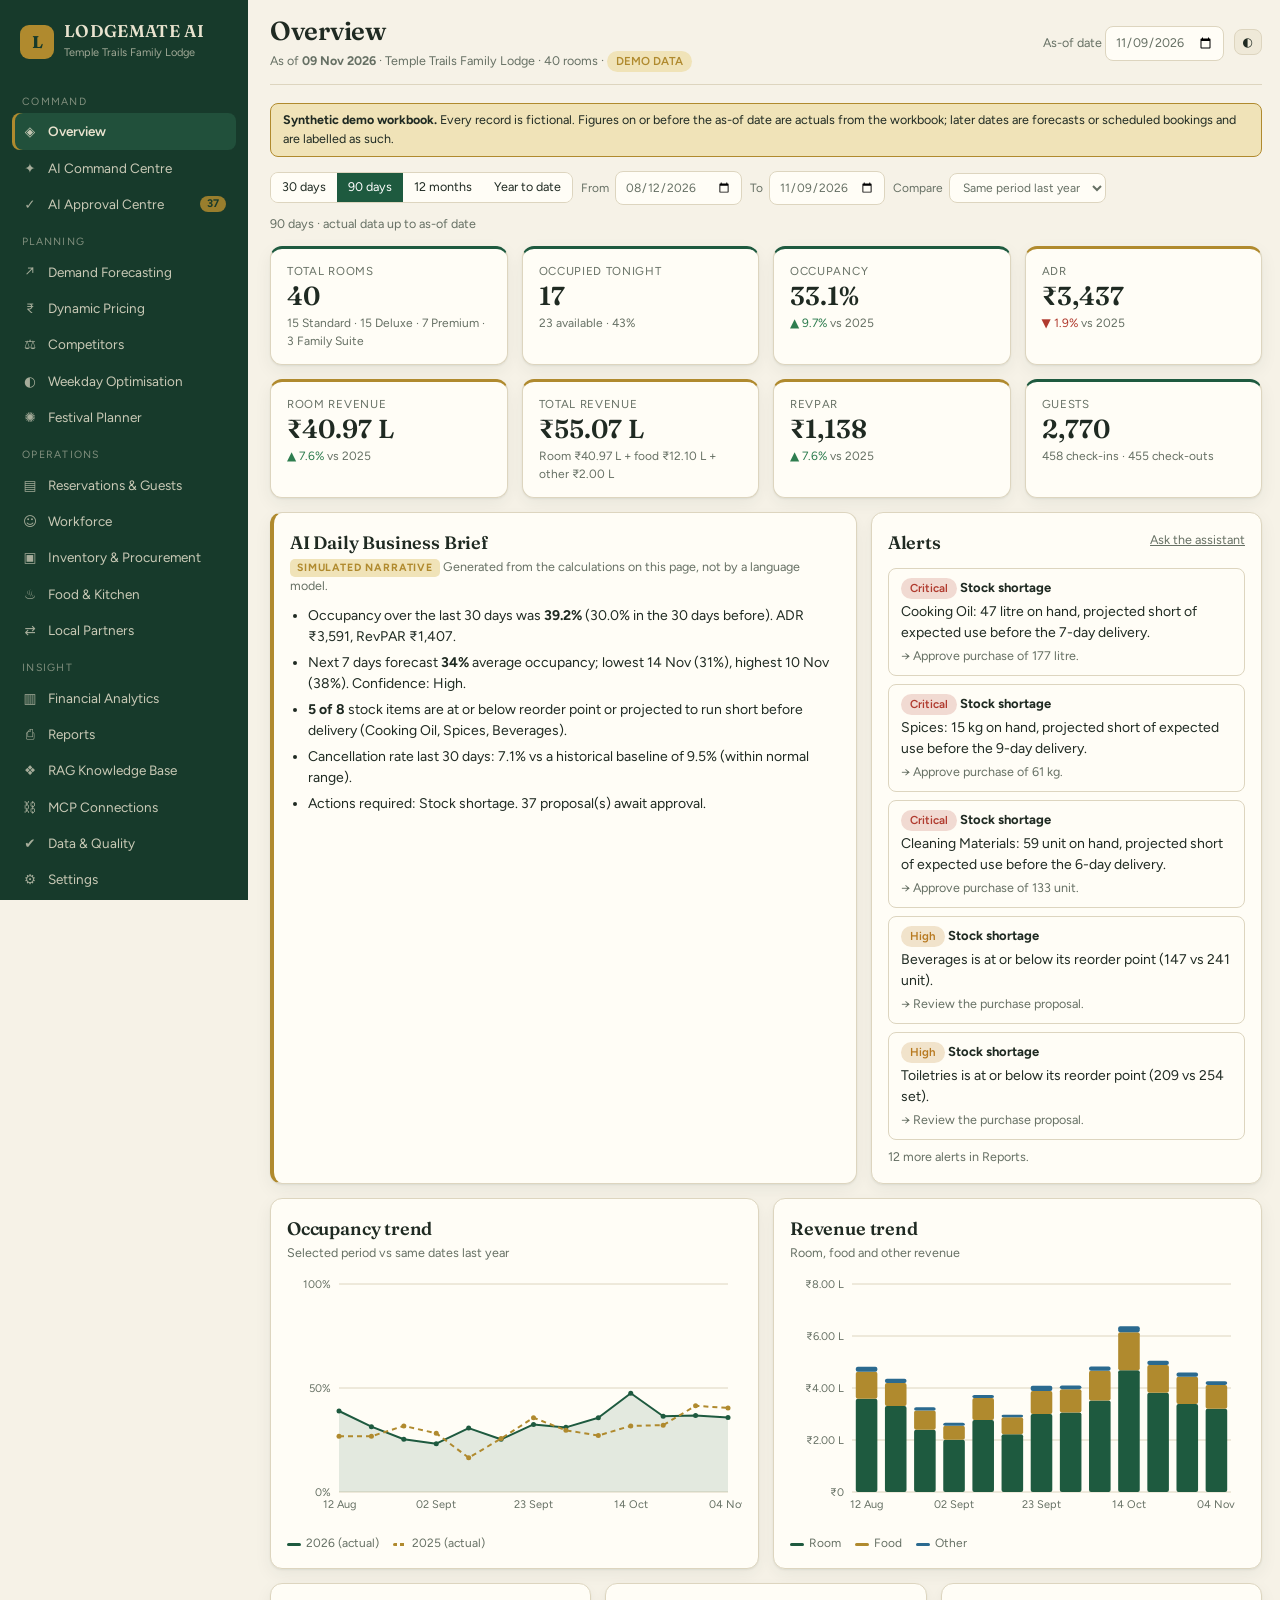
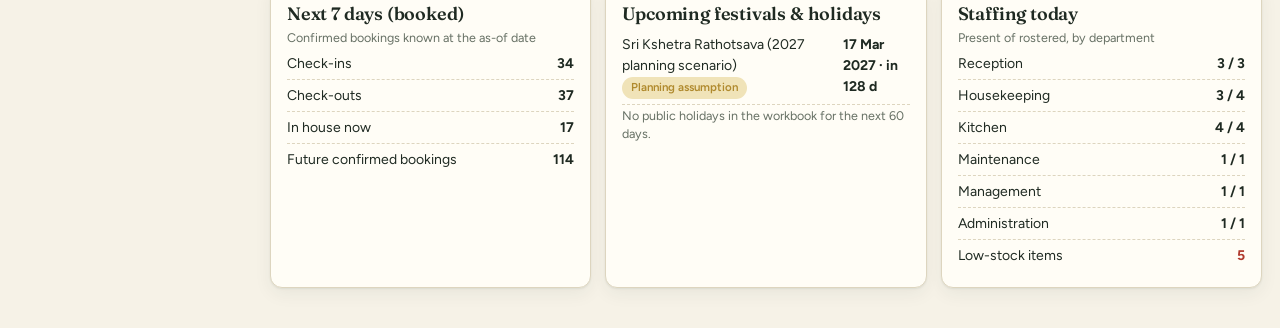
<file: index.html>
<!doctype html>
<html lang="en">
<head>
<meta charset="utf-8">
<meta name="viewport" content="width=device-width,initial-scale=1,viewport-fit=cover">
<title>LODGEMATE AI</title>
<link rel="icon" type="image/svg+xml" href="assets/favicon.svg">
<link rel="preconnect" href="https://fonts.googleapis.com">
<link rel="preconnect" href="https://fonts.gstatic.com" crossorigin>
<link rel="stylesheet" href="https://fonts.googleapis.com/css2?family=Figtree:wght@400;500;600;700&family=Fraunces:opsz,wght@9..144,500;9..144,600&display=swap">
<link rel="stylesheet" href="css/style.css">
</head>
<body>
<div id="root"></div>
<script src="js/data.js"></script>
<script src="js/engine.js"></script>
<script src="js/charts.js"></script>
<script src="js/ui_core.js"></script>
<script src="js/views1.js"></script>
<script src="js/views2.js"></script>
<script src="js/views3.js"></script>
<script src="js/views4.js"></script>
<script src="js/main.js"></script>
</body>
</html>
</file>
<file: css/style.css>
/* Layout: fixed forest-green rail + ivory workspace of KPI tiles, charts and tables. */
:root{--bg:#f6f2e7;--panel:#fffdf6;--panel2:#efe9d8;--fg:#1f2a22;--mute:#667064;--line:#ddd5bf;--rail:#173a2b;--rail2:#21503b;--railfg:#e9e3cf;--brand:#1e5a3f;--gold:#b08a2e;--goldbg:#f0e3b8;--good:#2e7d4f;--warn:#b7791f;--bad:#b03a2e;--info:#2b6a8f;--c1:#1e5a3f;--c2:#b08a2e;--c3:#2b6a8f;--c4:#a4553a;--c5:#7a6aa6;--c6:#6b8f7a;--shadow:0 1px 2px rgba(23,58,43,.08),0 6px 18px rgba(23,58,43,.06);
--ff-d:'Fraunces',Georgia,'Times New Roman',serif;--ff-b:'Figtree',system-ui,-apple-system,'Segoe UI',sans-serif}
@media (prefers-color-scheme:dark){:root:not([data-theme="light"]){--bg:#0f1a14;--panel:#16241c;--panel2:#1d2e24;--fg:#ece6d2;--mute:#9aa596;--line:#2c4034;--rail:#0a120d;--rail2:#16291f;--railfg:#d8d2bc;--brand:#6fbf94;--gold:#d4b25a;--goldbg:#3a3319;--good:#6fcf97;--warn:#e0b04c;--bad:#ef7f72;--info:#6fb3da;--c1:#6fbf94;--c2:#d4b25a;--c3:#6fb3da;--c4:#e08f6f;--c5:#a99bd6;--c6:#8fc2a8;--shadow:none;color-scheme:dark}}
:root[data-theme="dark"]{--bg:#0f1a14;--panel:#16241c;--panel2:#1d2e24;--fg:#ece6d2;--mute:#9aa596;--line:#2c4034;--rail:#0a120d;--rail2:#16291f;--railfg:#d8d2bc;--brand:#6fbf94;--gold:#d4b25a;--goldbg:#3a3319;--good:#6fcf97;--warn:#e0b04c;--bad:#ef7f72;--info:#6fb3da;--c1:#6fbf94;--c2:#d4b25a;--c3:#6fb3da;--c4:#e08f6f;--c5:#a99bd6;--c6:#8fc2a8;--shadow:none;color-scheme:dark}
*{box-sizing:border-box}html,body{height:100%}
body{margin:0;background:var(--bg);color:var(--fg);font:14px/1.5 var(--ff-b);padding-left:max(0px,env(safe-area-inset-left,0px));padding-right:max(0px,env(safe-area-inset-right,0px));overflow-x:hidden}
h1,h2,h3{font-family:var(--ff-d);font-weight:600;margin:0;text-wrap:balance;letter-spacing:-.01em}
h1{font-size:26px}h2{font-size:18px}h3{font-size:15px}
button,input,select,textarea{font:inherit;color:inherit}
a{color:var(--brand)}
.app{display:grid;grid-template-columns:248px minmax(0,1fr);min-height:100%}
.rail{background:var(--rail);color:var(--railfg);position:sticky;top:0;height:100vh;overflow-y:auto;padding:18px 12px;display:flex;flex-direction:column;gap:4px}
.brand{display:flex;gap:10px;align-items:center;padding:4px 8px 16px}
.logo{width:34px;height:34px;border-radius:9px;background:var(--gold);color:#173a2b;display:grid;place-items:center;font:700 17px var(--ff-d)}
.brand b{font:600 17px var(--ff-d);letter-spacing:.02em;display:block;line-height:1.1}.brand small{opacity:.65;font-size:11px}
.nav a{display:flex;align-items:center;gap:10px;padding:8px 10px;border-radius:8px;color:var(--railfg);text-decoration:none;font-size:13.5px;opacity:.85}
.nav a:hover{background:var(--rail2);opacity:1}.nav a.on{background:var(--rail2);box-shadow:inset 3px 0 0 var(--gold);opacity:1;font-weight:600}
.nav .grp{font-size:10.5px;letter-spacing:.12em;text-transform:uppercase;opacity:.5;padding:12px 10px 4px}
.nav .badge{margin-left:auto;background:var(--gold);color:#173a2b;border-radius:99px;font-size:11px;padding:0 7px;font-weight:700}
.ico{width:16px;text-align:center;opacity:.8}
.main{min-width:0;padding:0 max(18px,env(safe-area-inset-right,0px)) 40px 22px}
.top{position:sticky;top:0;z-index:20;background:var(--bg);padding:12px 0;display:flex;gap:12px;align-items:center;flex-wrap:wrap;border-bottom:1px solid var(--line);margin-bottom:18px}
.top .ttl{flex:1;min-width:180px}.top .sub{color:var(--mute);font-size:12.5px}
.menu{display:none}
.pill{display:inline-flex;gap:6px;align-items:center;padding:2px 9px;border-radius:99px;font-size:11.5px;font-weight:600;background:var(--panel2);color:var(--fg);white-space:nowrap}
.pill.good{background:color-mix(in srgb,var(--good) 18%,transparent);color:var(--good)}.pill.warn{background:color-mix(in srgb,var(--warn) 20%,transparent);color:var(--warn)}.pill.bad{background:color-mix(in srgb,var(--bad) 18%,transparent);color:var(--bad)}.pill.info{background:color-mix(in srgb,var(--info) 18%,transparent);color:var(--info)}.pill.gold{background:var(--goldbg);color:var(--gold)}
.demo{background:var(--goldbg);color:var(--fg);border:1px solid var(--gold);border-radius:8px;padding:7px 12px;font-size:12.5px;margin-bottom:14px}
.grid{display:grid;gap:14px}.g2{grid-template-columns:repeat(2,minmax(0,1fr))}.g3{grid-template-columns:repeat(3,minmax(0,1fr))}.g4{grid-template-columns:repeat(4,minmax(0,1fr))}.g32{grid-template-columns:minmax(0,3fr) minmax(0,2fr)}.g23{grid-template-columns:minmax(0,2fr) minmax(0,3fr)}
.card{background:var(--panel);border:1px solid var(--line);border-radius:12px;padding:16px;box-shadow:var(--shadow);min-width:0}
.card>h2,.card>.hd h2{margin-bottom:2px}.hd{display:flex;justify-content:space-between;gap:10px;align-items:flex-start;margin-bottom:10px;flex-wrap:wrap}.hd p,.note{color:var(--mute);font-size:12.5px;margin:2px 0 0}
.kpi{display:flex;flex-direction:column;gap:2px;padding:14px 16px}.kpi .l{font-size:11.5px;letter-spacing:.06em;text-transform:uppercase;color:var(--mute)}.kpi .v{font:600 26px/1.15 var(--ff-d);font-variant-numeric:tabular-nums}.kpi .s{font-size:12px;color:var(--mute)}
.kpi.k-gold{border-top:3px solid var(--gold)}.kpi.k-green{border-top:3px solid var(--brand)}
.up{color:var(--good)}.dn{color:var(--bad)}
.tw{overflow-x:auto;border:1px solid var(--line);border-radius:10px;background:var(--panel)}
table{border-collapse:collapse;width:100%;font-size:13px;font-variant-numeric:tabular-nums}
th{position:sticky;top:0;background:var(--panel2);text-align:left;font-size:11px;letter-spacing:.06em;text-transform:uppercase;color:var(--mute);padding:8px 10px;white-space:nowrap}
td{padding:8px 10px;border-top:1px solid var(--line);vertical-align:top}tr:hover td{background:color-mix(in srgb,var(--panel2) 50%,transparent)}
td.n,th.n{text-align:right}
.bar{display:flex;gap:8px;flex-wrap:wrap;align-items:center;margin-bottom:12px}
.bar label{font-size:12px;color:var(--mute);display:flex;gap:6px;align-items:center}
input,select,textarea{background:var(--panel);border:1px solid var(--line);border-radius:8px;padding:6px 9px;min-width:0}input:focus-visible,select:focus-visible,button:focus-visible,textarea:focus-visible,a:focus-visible{outline:2px solid var(--gold);outline-offset:1px}
input[type=number]{width:90px}
.btn{background:var(--brand);color:#fff;border:0;border-radius:8px;padding:6px 12px;cursor:pointer;font-weight:600;font-size:13px}
:root[data-theme="dark"] .btn{color:#0f1a14}@media (prefers-color-scheme:dark){:root:not([data-theme="light"]) .btn{color:#0f1a14}}
.btn.sec{background:var(--panel2);color:var(--fg);border:1px solid var(--line)}.btn.bad{background:var(--bad);color:#fff}.btn.gold{background:var(--gold);color:#17210f}.btn.sm{padding:3px 8px;font-size:12px}.btn:disabled{opacity:.5;cursor:default}
.seg{display:inline-flex;border:1px solid var(--line);border-radius:8px;overflow:hidden}.seg button{border:0;background:var(--panel);padding:5px 11px;cursor:pointer;font-size:12.5px}.seg button.on{background:var(--brand);color:#fff}
:root[data-theme="dark"] .seg button.on{color:#0f1a14}
.legend{display:flex;gap:14px;flex-wrap:wrap;font-size:12px;color:var(--mute);margin-top:6px}.legend i{display:inline-block;width:14px;height:3px;border-radius:2px;margin-right:5px;vertical-align:middle}.legend.col{flex-direction:column;gap:4px}
svg .grid{stroke:var(--line);stroke-width:1}svg .ax{fill:var(--mute);font-size:11px}svg .guide{stroke:var(--mute);stroke-dasharray:3 3}svg .mark{fill:var(--gold);opacity:.14}svg .ref{stroke:var(--bad);stroke-dasharray:4 4}
.tip{position:fixed;z-index:99;background:var(--rail);color:var(--railfg);padding:7px 10px;border-radius:8px;font-size:12px;pointer-events:none;display:none;box-shadow:0 6px 20px rgba(0,0,0,.25);max-width:280px}.tip i{display:inline-block;width:8px;height:8px;border-radius:50%;margin-right:6px}
.hb{display:flex;flex-direction:column;gap:7px}.hbr{display:grid;grid-template-columns:minmax(80px,28%) 1fr auto;gap:8px;align-items:center;font-size:12.5px}.hbt{background:var(--panel2);height:9px;border-radius:5px;overflow:hidden}.hbf{display:block;height:100%;border-radius:5px}.hbv{font-variant-numeric:tabular-nums;color:var(--mute)}
.donut{display:flex;gap:16px;align-items:center;flex-wrap:wrap}
.brief{border-left:4px solid var(--gold)}.brief ul{margin:6px 0 0;padding-left:18px;display:flex;flex-direction:column;gap:5px}
.sim{display:inline-block;font-size:10.5px;letter-spacing:.08em;text-transform:uppercase;background:var(--goldbg);color:var(--gold);padding:1px 7px;border-radius:5px;font-weight:700}
.sev-Critical{border-left:4px solid var(--bad)}.sev-High{border-left:4px solid var(--warn)}.sev-Medium{border-left:4px solid var(--info)}.sev-Low{border-left:4px solid var(--c6)}
.alert{padding:9px 12px;background:var(--panel);border:1px solid var(--line);border-radius:8px;display:flex;flex-direction:column;gap:2px;margin-bottom:8px}.alert b{font-size:13px}
.chat{display:flex;flex-direction:column;gap:10px;max-height:56vh;overflow-y:auto;padding:4px}
.msg{max-width:88%;padding:10px 13px;border-radius:12px;background:var(--panel2)}.msg.u{align-self:flex-end;background:var(--brand);color:#fff}:root[data-theme="dark"] .msg.u{color:#0f1a14}
.msg .src{font-size:11.5px;color:var(--mute);margin-top:6px;border-top:1px dashed var(--line);padding-top:5px}.msg ul{margin:4px 0;padding-left:18px}
.chips{display:flex;flex-wrap:wrap;gap:6px}.chip{border:1px solid var(--line);background:var(--panel);border-radius:99px;padding:4px 11px;font-size:12.5px;cursor:pointer}.chip:hover{border-color:var(--gold)}
.tl{display:grid;grid-template-columns:repeat(4,minmax(0,1fr));gap:10px}.tl>div{border:1px solid var(--line);border-radius:10px;padding:10px;background:var(--panel)}.tl h3{color:var(--gold)}.tl ul{padding-left:16px;margin:6px 0 0;font-size:12.5px}
.cal{display:grid;grid-template-columns:repeat(7,minmax(0,1fr));gap:3px}.cal .h{font-size:10.5px;color:var(--mute);text-align:center}.cal .d{aspect-ratio:1.25;border-radius:4px;font-size:10.5px;padding:2px 4px;display:flex;flex-direction:column;justify-content:space-between;background:var(--panel2);min-width:0;cursor:default}.cal .d b{font-size:11px}
.mcp{position:relative;min-height:420px;display:grid;grid-template-columns:1fr 1fr 1fr;grid-template-rows:auto;gap:14px;align-items:center}
.node{border:1px solid var(--line);background:var(--panel);border-radius:12px;padding:10px 12px;font-size:12.5px}.node b{display:block;font-family:var(--ff-d);font-size:14px}.hub{background:var(--brand);color:#fff;text-align:center;padding:22px 12px;border-radius:16px}:root[data-theme="dark"] .hub{color:#0f1a14}.hub b{color:inherit;font-size:20px}
.tabs{display:flex;gap:4px;flex-wrap:wrap;margin-bottom:12px;border-bottom:1px solid var(--line)}.tabs button{background:none;border:0;padding:7px 12px;cursor:pointer;border-bottom:2px solid transparent;color:var(--mute);font-weight:600}.tabs button.on{color:var(--fg);border-color:var(--gold)}
.toast{position:fixed;bottom:max(18px,env(safe-area-inset-bottom,0px));right:18px;background:var(--rail);color:var(--railfg);padding:10px 14px;border-radius:10px;z-index:100;box-shadow:0 8px 24px rgba(0,0,0,.3)}
.mono{font-variant-numeric:tabular-nums}.row{display:flex;gap:10px;flex-wrap:wrap;align-items:center}.sp{flex:1}
details{border:1px solid var(--line);border-radius:8px;padding:6px 10px;background:var(--panel)}summary{cursor:pointer;font-weight:600}
.stat{display:flex;justify-content:space-between;gap:10px;padding:5px 0;border-bottom:1px dashed var(--line)}.stat:last-child{border:0}
.fade{animation:fd .35s ease both}@keyframes fd{from{opacity:.0;transform:translateY(5px)}to{opacity:1;transform:none}}
@media (prefers-reduced-motion:reduce){.fade{animation:none}}
@media (max-width:1100px){.g4{grid-template-columns:repeat(2,minmax(0,1fr))}.g32,.g23,.g3{grid-template-columns:minmax(0,1fr)}.tl{grid-template-columns:repeat(2,minmax(0,1fr))}.mcp{grid-template-columns:1fr}}
@media (max-width:820px){.app{grid-template-columns:minmax(0,1fr)}.rail{position:fixed;z-index:50;left:0;top:0;width:260px;transform:translateX(-105%);transition:transform .2s}.rail.open{transform:none}.menu{display:inline-block}.main{padding:0 max(16px,env(safe-area-inset-right,0px)) 40px max(16px,env(safe-area-inset-left,0px))}.g2{grid-template-columns:minmax(0,1fr)}.top{top:env(safe-area-inset-top,0px)}.tl{grid-template-columns:minmax(0,1fr)}h1{font-size:21px}}
@media (max-width:480px){.g4{grid-template-columns:minmax(0,1fr)}}
</file>
